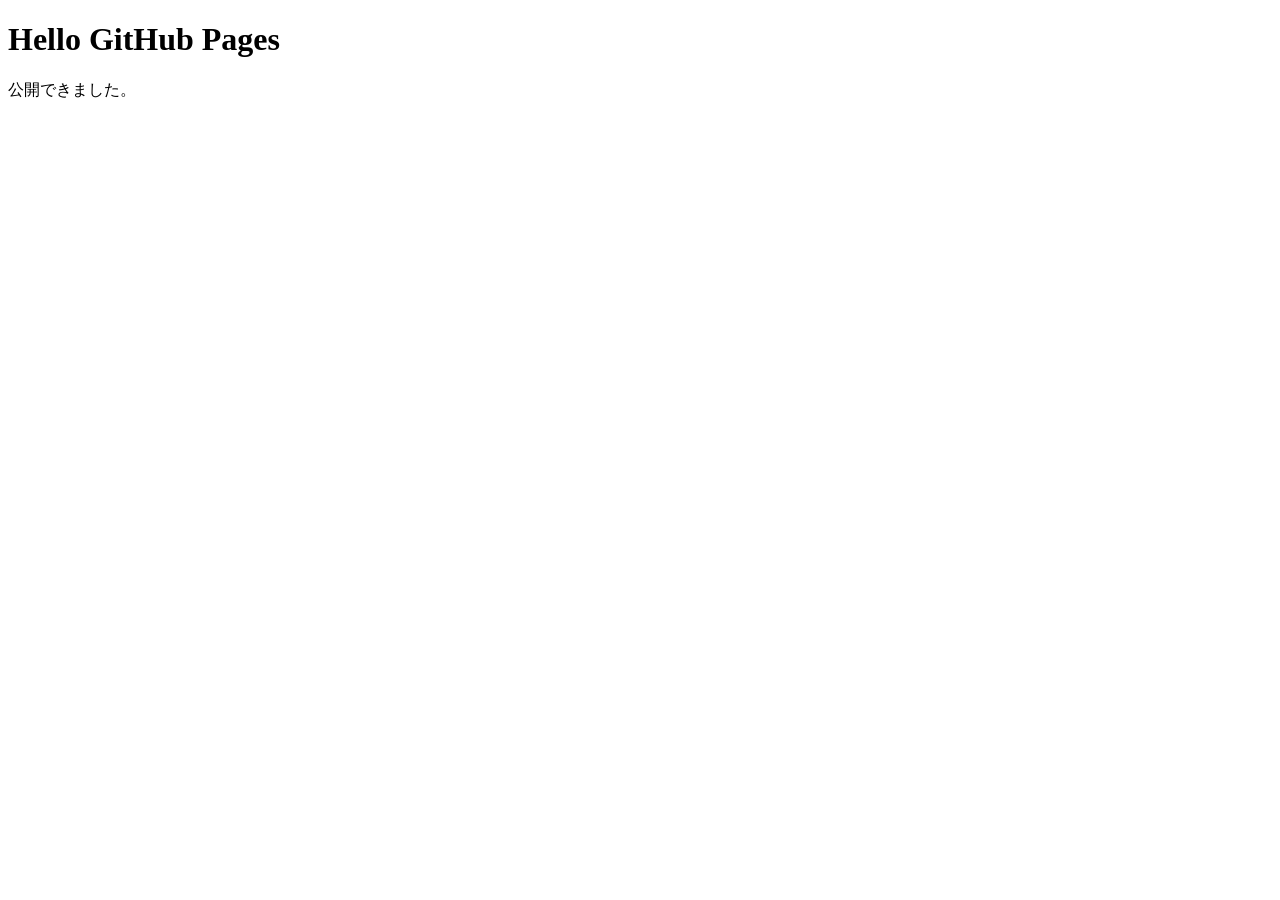
<file: __pycache__/index.html>
<!DOCTYPE html>
<html lang="ja">
<head>
  <meta charset="UTF-8" />
  <meta name="viewport" content="width=device-width, initial-scale=1.0" />
  <title>My Site</title>
</head>
<body>
  <h1>Hello GitHub Pages</h1>
  <p>公開できました。</p>
</body>
</html>
</file>
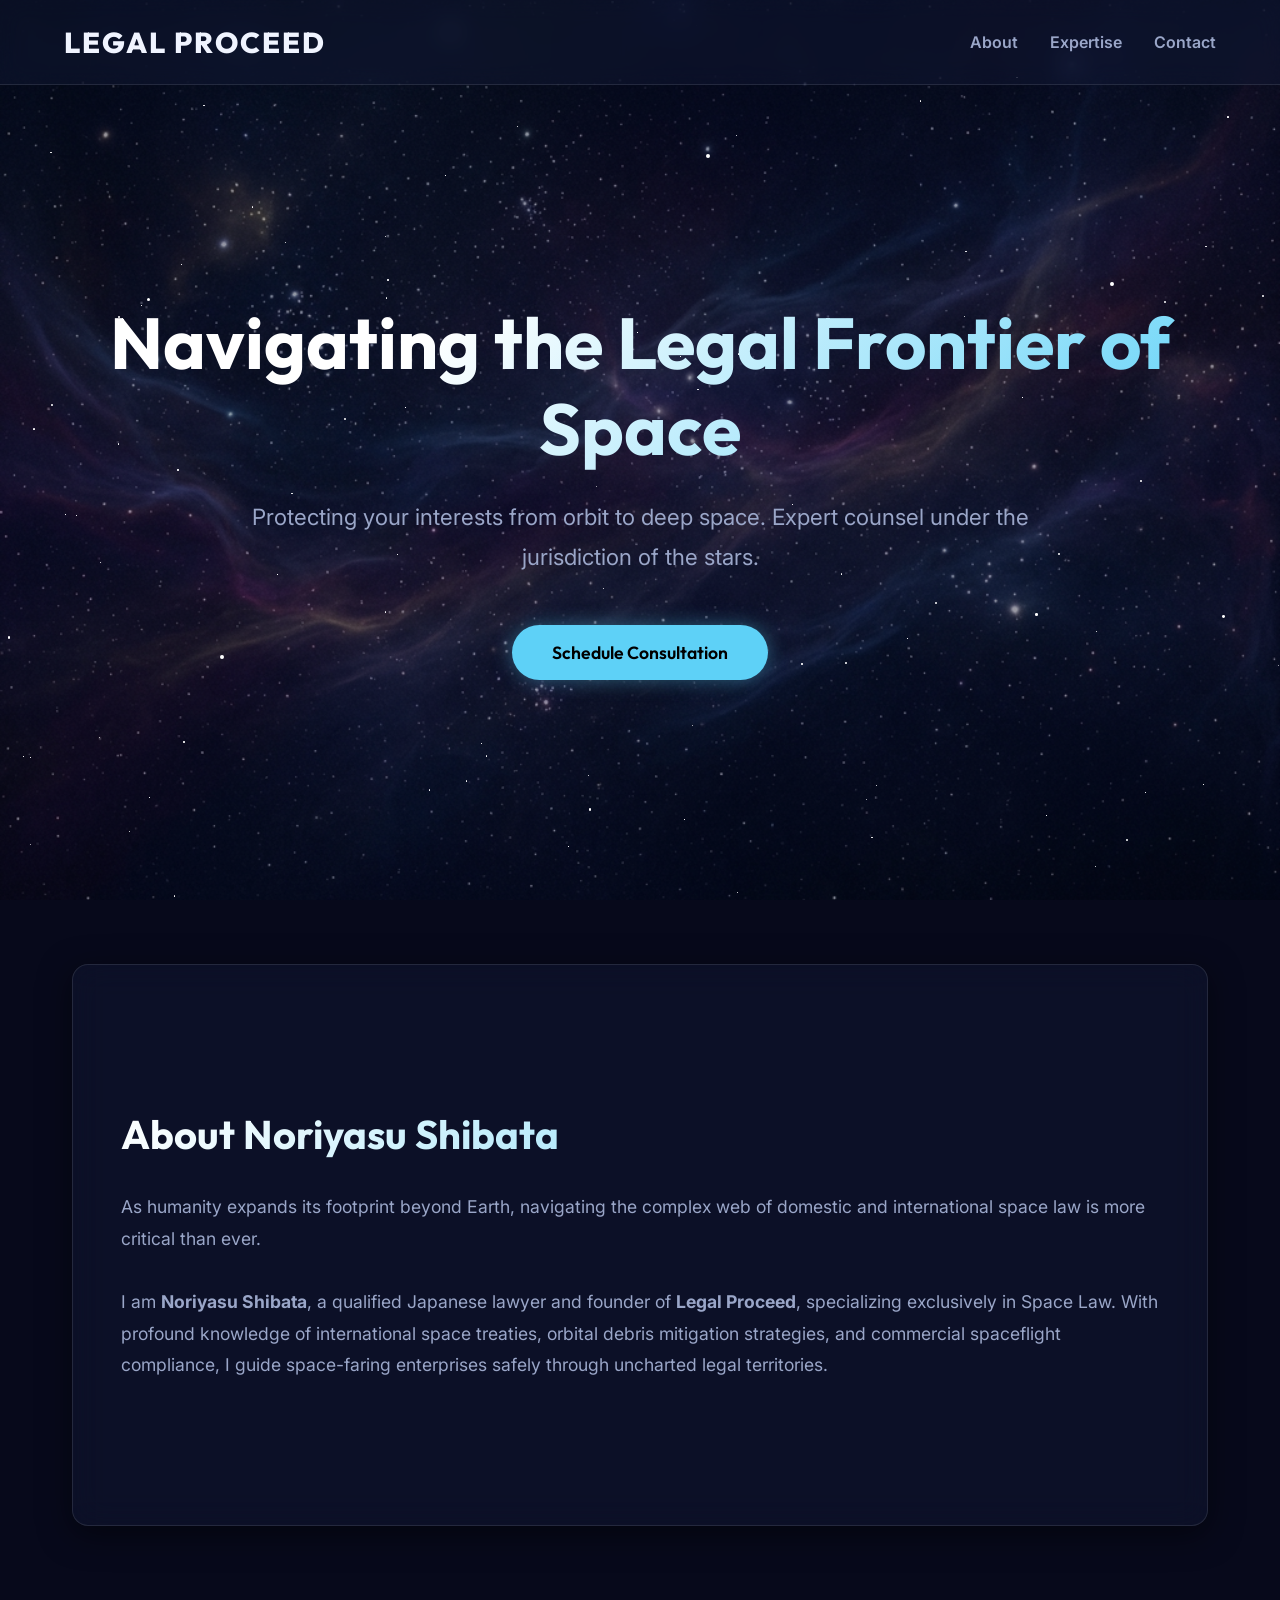
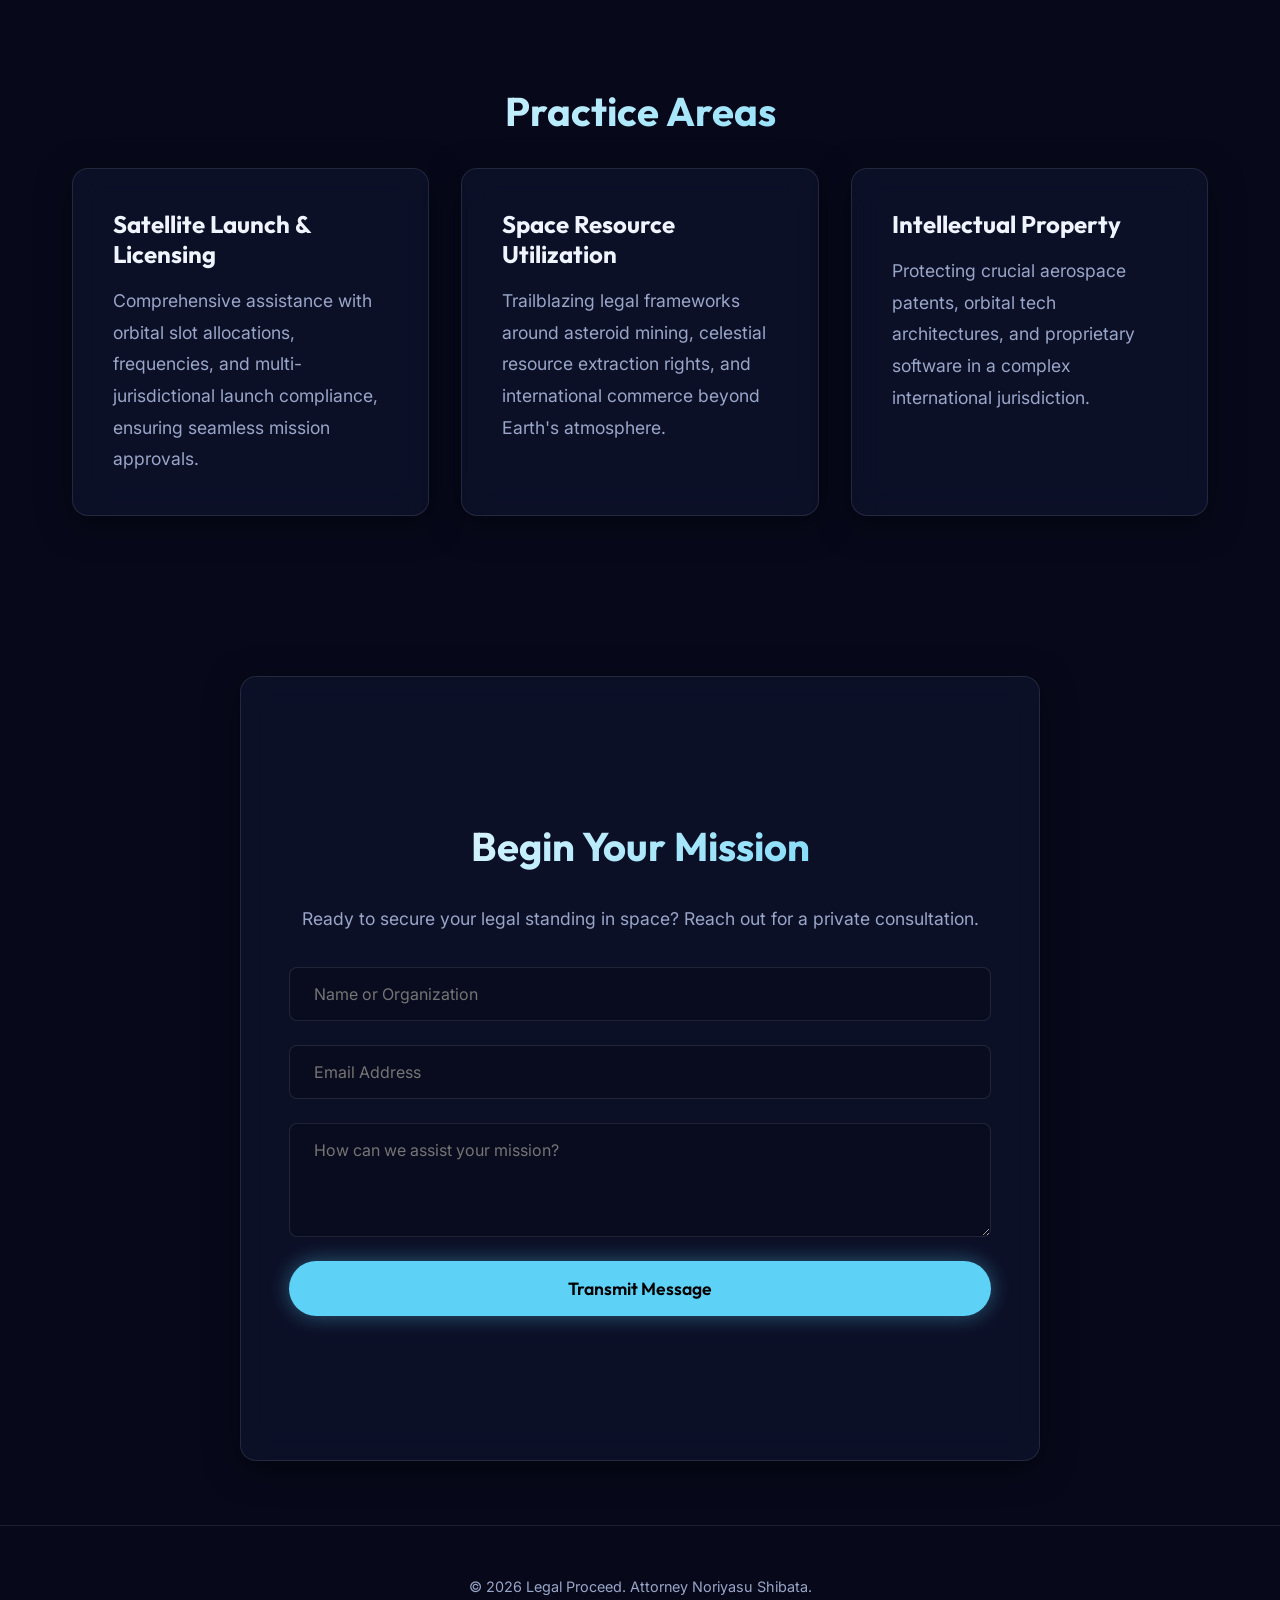
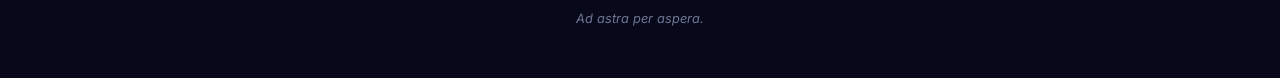
<file: shibata_law_firm/index.html>
<!DOCTYPE html>
<html lang="en">
<head>
    <meta charset="UTF-8">
    <meta name="viewport" content="width=device-width, initial-scale=1.0">
    <title>Legal Proceed | Space Law Firm</title>
    <link rel="preconnect" href="https://fonts.googleapis.com">
    <link rel="preconnect" href="https://fonts.gstatic.com" crossorigin>
    <link href="https://fonts.googleapis.com/css2?family=Inter:wght@300;400;600&family=Outfit:wght@400;600;800&display=swap" rel="stylesheet">
    <link rel="stylesheet" href="css/index.css">
</head>
<body>
    <div class="stars" id="stars-container"></div>
    <!-- Background layer using our generated image -->
    <div class="bg-layer" style="background-image: url('assets/deep_space_bg.png');"></div>

    <nav class="navbar glass">
        <div class="logo">Legal Proceed</div>
        <ul class="nav-links">
            <li><a href="#about">About</a></li>
            <li><a href="#expertise">Expertise</a></li>
            <li><a href="#contact">Contact</a></li>
        </ul>
    </nav>

    <main>
        <section class="hero header-padding">
            <div class="hero-content">
                <h1 class="fade-in-up">Navigating the Legal Frontier of Space</h1>
                <p class="fade-in-up delay-1">Protecting your interests from orbit to deep space. Expert counsel under the jurisdiction of the stars.</p>
                <div class="cta-buttons fade-in-up delay-2">
                    <a href="#contact" class="btn btn-primary">Schedule Consultation</a>
                </div>
            </div>
        </section>

        <section id="about" class="section glass-card fade-in-scroll">
            <div class="section-content">
                <h2>About Noriyasu Shibata</h2>
                <div class="about-grid">
                    <div class="about-text">
                        <p>As humanity expands its footprint beyond Earth, navigating the complex web of domestic and international space law is more critical than ever. <br><br>I am <strong>Noriyasu Shibata</strong>, a qualified Japanese lawyer and founder of <strong>Legal Proceed</strong>, specializing exclusively in Space Law. With profound knowledge of international space treaties, orbital debris mitigation strategies, and commercial spaceflight compliance, I guide space-faring enterprises safely through uncharted legal territories.</p>
                    </div>
                </div>
            </div>
        </section>

        <section id="expertise" class="section">
            <h2 class="center-text fade-in-scroll">Practice Areas</h2>
            <div class="expertise-grid">
                <div class="card glass-card hover-glow fade-in-scroll">
                    <h3>Satellite Launch & Licensing</h3>
                    <p>Comprehensive assistance with orbital slot allocations, frequencies, and multi-jurisdictional launch compliance, ensuring seamless mission approvals.</p>
                </div>
                <div class="card glass-card hover-glow fade-in-scroll delay-1">
                    <h3>Space Resource Utilization</h3>
                    <p>Trailblazing legal frameworks around asteroid mining, celestial resource extraction rights, and international commerce beyond Earth's atmosphere.</p>
                </div>
                <div class="card glass-card hover-glow fade-in-scroll delay-2">
                    <h3>Intellectual Property</h3>
                    <p>Protecting crucial aerospace patents, orbital tech architectures, and proprietary software in a complex international jurisdiction.</p>
                </div>
            </div>
        </section>
        
        <section id="contact" class="section glass-card contact-section fade-in-scroll">
             <div class="section-content center-text">
                <h2>Begin Your Mission</h2>
                <p>Ready to secure your legal standing in space? Reach out for a private consultation.</p>
                <form class="contact-form">
                    <input type="text" placeholder="Name or Organization" required>
                    <input type="email" placeholder="Email Address" required>
                    <textarea rows="4" placeholder="How can we assist your mission?" required></textarea>
                    <button type="submit" class="btn btn-primary">Transmit Message</button>
                </form>
             </div>
        </section>
    </main>

    <footer class="footer">
        <p>&copy; 2026 Legal Proceed. Attorney Noriyasu Shibata.</p>
        <p class="small-text">Ad astra per aspera.</p>
    </footer>

    <script src="js/app.js"></script>
</body>
</html>
</file>
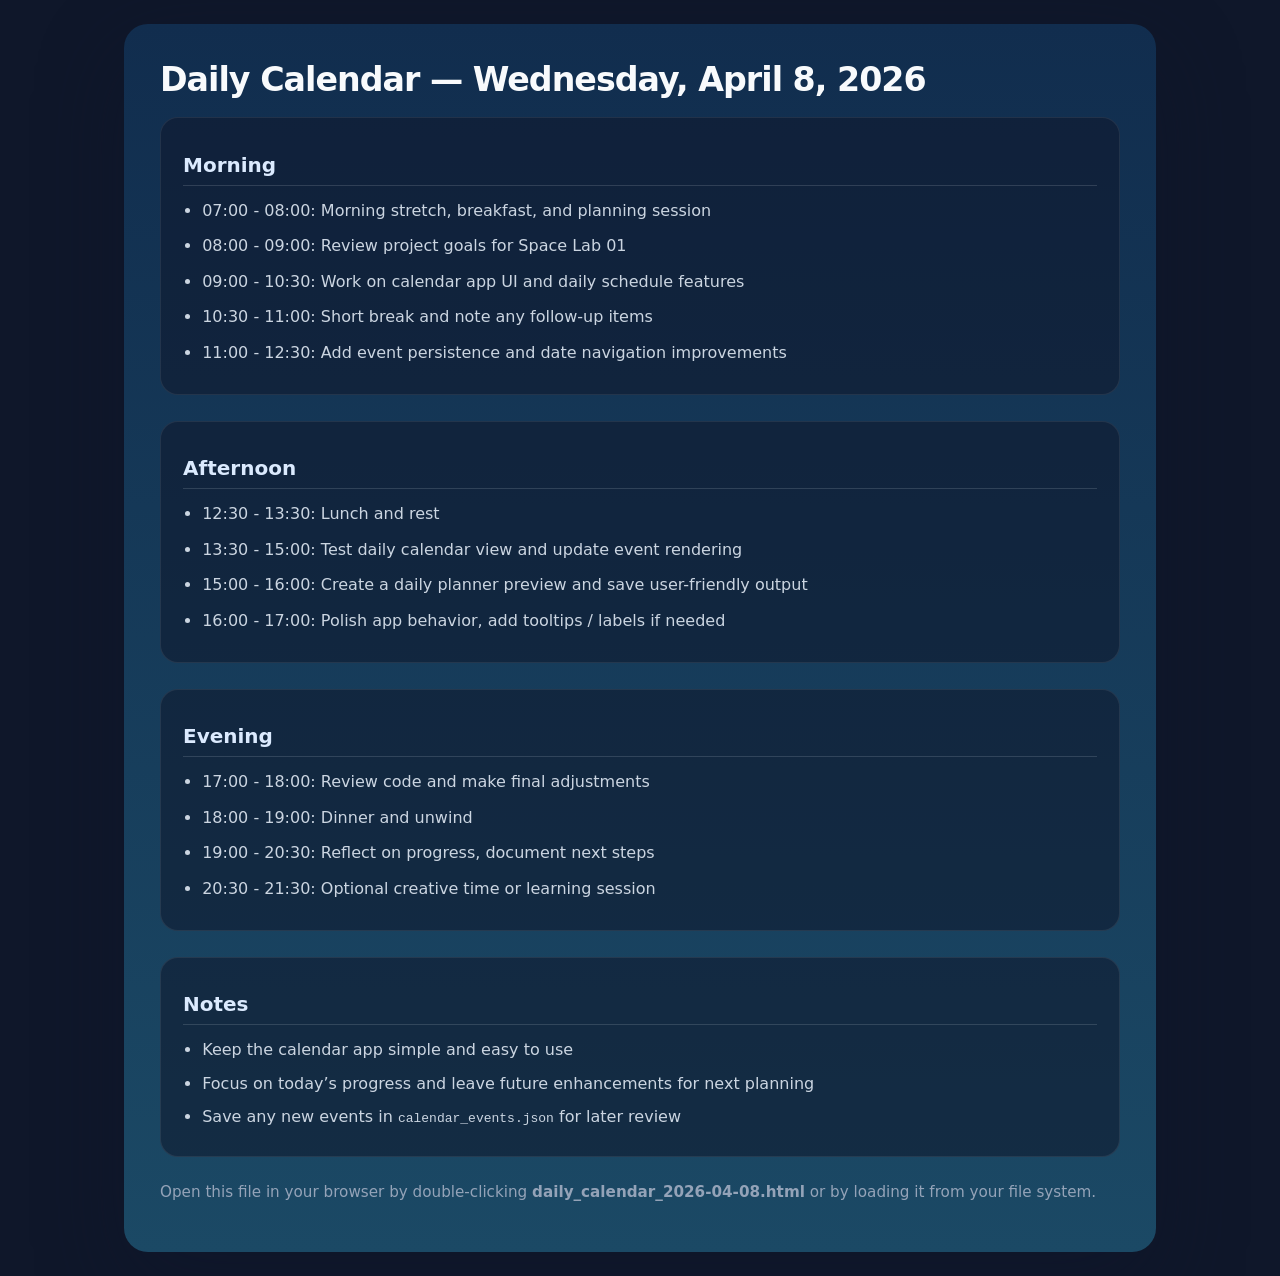
<file: daily_calendar_2026-04-08.html>
<!DOCTYPE html>
<html lang="en">
<head>
  <meta charset="UTF-8" />
  <meta name="viewport" content="width=device-width, initial-scale=1.0" />
  <title>Daily Calendar — April 8, 2026</title>
  <style>
    body {
      margin: 0;
      font-family: Inter, system-ui, -apple-system, BlinkMacSystemFont, "Segoe UI", sans-serif;
      background: #0f172a;
      color: #e2e8f0;
      display: flex;
      justify-content: center;
      padding: 24px;
    }
    .page {
      width: min(960px, 100%);
      background: linear-gradient(180deg, #112d4e 0%, #1b4965 100%);
      border-radius: 24px;
      box-shadow: 0 32px 86px rgba(15, 23, 42, 0.45);
      padding: 36px;
    }
    h1 {
      margin-top: 0;
      margin-bottom: 18px;
      color: #f8fafc;
      font-size: clamp(2rem, 2.6vw, 3rem);
      letter-spacing: -0.03em;
    }
    h2 {
      margin-bottom: 12px;
      color: #dbeafe;
      border-bottom: 1px solid rgba(226, 232, 240, 0.15);
      padding-bottom: 8px;
      font-size: 1.25rem;
    }
    .section {
      margin-bottom: 26px;
      padding: 18px 22px;
      background: rgba(15, 23, 42, 0.55);
      border: 1px solid rgba(255, 255, 255, 0.08);
      border-radius: 18px;
    }
    ul {
      padding-left: 1.2rem;
      margin: 0;
      list-style: disc;
      color: #cbd5e1;
    }
    li {
      margin-bottom: 10px;
      line-height: 1.6;
    }
    .note-item {
      margin-bottom: 8px;
    }
    .footer {
      margin-top: 4px;
      color: #94a3b8;
      font-size: 0.95rem;
    }
  </style>
</head>
<body>
  <article class="page">
    <h1>Daily Calendar — Wednesday, April 8, 2026</h1>

    <section class="section">
      <h2>Morning</h2>
      <ul>
        <li>07:00 - 08:00: Morning stretch, breakfast, and planning session</li>
        <li>08:00 - 09:00: Review project goals for Space Lab 01</li>
        <li>09:00 - 10:30: Work on calendar app UI and daily schedule features</li>
        <li>10:30 - 11:00: Short break and note any follow-up items</li>
        <li>11:00 - 12:30: Add event persistence and date navigation improvements</li>
      </ul>
    </section>

    <section class="section">
      <h2>Afternoon</h2>
      <ul>
        <li>12:30 - 13:30: Lunch and rest</li>
        <li>13:30 - 15:00: Test daily calendar view and update event rendering</li>
        <li>15:00 - 16:00: Create a daily planner preview and save user-friendly output</li>
        <li>16:00 - 17:00: Polish app behavior, add tooltips / labels if needed</li>
      </ul>
    </section>

    <section class="section">
      <h2>Evening</h2>
      <ul>
        <li>17:00 - 18:00: Review code and make final adjustments</li>
        <li>18:00 - 19:00: Dinner and unwind</li>
        <li>19:00 - 20:30: Reflect on progress, document next steps</li>
        <li>20:30 - 21:30: Optional creative time or learning session</li>
      </ul>
    </section>

    <section class="section">
      <h2>Notes</h2>
      <ul>
        <li class="note-item">Keep the calendar app simple and easy to use</li>
        <li class="note-item">Focus on today’s progress and leave future enhancements for next planning</li>
        <li class="note-item">Save any new events in <code>calendar_events.json</code> for later review</li>
      </ul>
    </section>

    <p class="footer">Open this file in your browser by double-clicking <strong>daily_calendar_2026-04-08.html</strong> or by loading it from your file system.</p>
  </article>
</body>
</html>
</file>
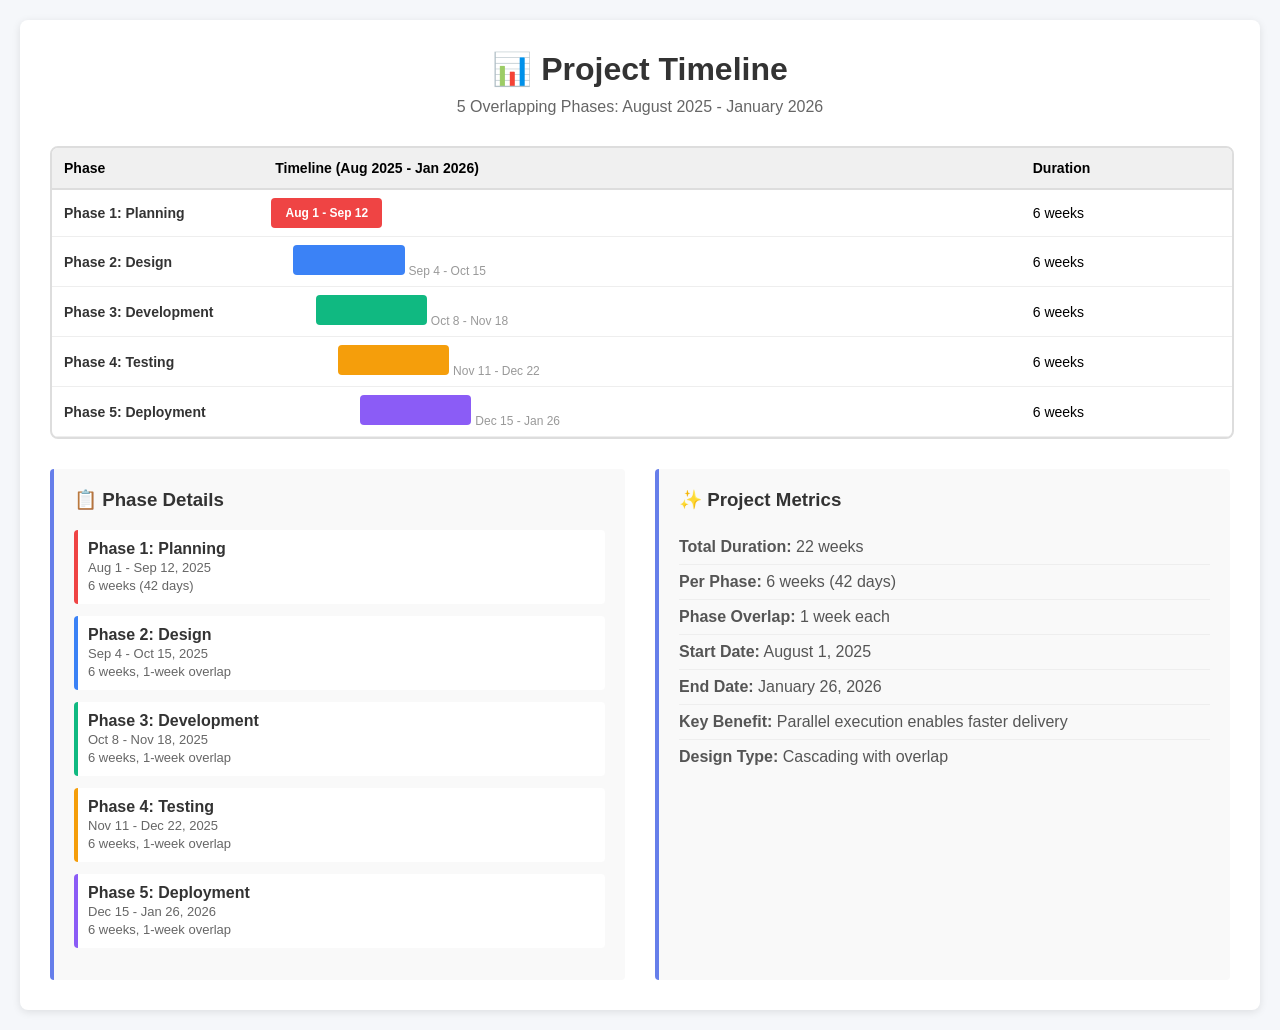
<file: gantt_diagram.html>
<!DOCTYPE html>
<html lang="en">
<head>
  <meta charset="UTF-8">
  <meta name="viewport" content="width=device-width, initial-scale=1.0">
  <title>Project Timeline - Gantt Diagram</title>
  <style>
    body {
      font-family: Arial, sans-serif;
      background: #f5f7fa;
      margin: 0;
      padding: 20px;
    }
    .container {
      max-width: 1200px;
      margin: 0 auto;
      background: white;
      border-radius: 8px;
      padding: 30px;
      box-shadow: 0 2px 8px rgba(0,0,0,0.1);
    }
    h1 {
      text-align: center;
      color: #333;
      margin: 0 0 10px 0;
    }
    .subtitle {
      text-align: center;
      color: #666;
      margin: 0 0 30px 0;
    }
    .gantt-chart {
      width: 100%;
      overflow-x: auto;
      border: 2px solid #ddd;
      border-radius: 8px;
      margin-bottom: 30px;
      background: white;
    }
    .gantt-table {
      width: 100%;
      border-collapse: collapse;
      font-size: 14px;
    }
    .gantt-table th {
      background: #f0f0f0;
      padding: 12px;
      text-align: left;
      border-bottom: 2px solid #ddd;
      font-weight: bold;
    }
    .gantt-table td {
      padding: 12px;
      border-bottom: 1px solid #eee;
    }
    .phase-name {
      width: 150px;
      font-weight: bold;
      color: #333;
    }
    .gantt-bar {
      height: 30px;
      display: inline-block;
      border-radius: 4px;
      line-height: 30px;
      color: white;
      text-align: center;
      font-size: 12px;
      font-weight: bold;
    }
    .phase1 { background: #ef4444; }
    .phase2 { background: #3b82f6; }
    .phase3 { background: #10b981; }
    .phase4 { background: #f59e0b; }
    .phase5 { background: #8b5cf6; }
    
    .info-section {
      display: grid;
      grid-template-columns: 1fr 1fr;
      gap: 30px;
    }
    .info-box {
      padding: 20px;
      background: #f9f9f9;
      border-left: 4px solid #667eea;
      border-radius: 4px;
    }
    .info-box h3 {
      margin-top: 0;
      color: #333;
    }
    .phase-detail {
      margin-bottom: 12px;
      padding: 10px;
      background: white;
      border-radius: 4px;
      border-left: 4px solid;
    }
    .phase-detail.p1 { border-left-color: #ef4444; }
    .phase-detail.p2 { border-left-color: #3b82f6; }
    .phase-detail.p3 { border-left-color: #10b981; }
    .phase-detail.p4 { border-left-color: #f59e0b; }
    .phase-detail.p5 { border-left-color: #8b5cf6; }
    
    .phase-detail strong {
      display: block;
      color: #333;
    }
    .phase-detail span {
      color: #666;
      font-size: 13px;
    }
    .metrics-list {
      list-style: none;
      padding: 0;
      margin: 0;
    }
    .metrics-list li {
      padding: 8px 0;
      border-bottom: 1px solid #eee;
      color: #555;
    }
    .metrics-list li:last-child {
      border-bottom: none;
    }
    
    @media (max-width: 768px) {
      .info-section {
        grid-template-columns: 1fr;
      }
      .container {
        padding: 15px;
      }
    }
  </style>
</head>
<body>
  <div class="container">
    <h1>📊 Project Timeline</h1>
    <p class="subtitle">5 Overlapping Phases: August 2025 - January 2026</p>
    
    <div class="gantt-chart">
      <table class="gantt-table">
        <thead>
          <tr>
            <th style="width: 150px;">Phase</th>
            <th style="width: 600px;">Timeline (Aug 2025 - Jan 2026)</th>
            <th style="width: 150px;">Duration</th>
          </tr>
        </thead>
        <tbody>
          <tr>
            <td class="phase-name">Phase 1: Planning</td>
            <td style="padding: 8px;">
              <div class="gantt-bar phase1" style="width: 15%;">Aug 1 - Sep 12</div>
            </td>
            <td>6 weeks</td>
          </tr>
          <tr>
            <td class="phase-name">Phase 2: Design</td>
            <td style="padding: 8px;">
              <div class="gantt-bar phase2" style="width: 15%; margin-left: 3%;"></div>
              <span style="color: #999; font-size: 12px;">Sep 4 - Oct 15</span>
            </td>
            <td>6 weeks</td>
          </tr>
          <tr>
            <td class="phase-name">Phase 3: Development</td>
            <td style="padding: 8px;">
              <div class="gantt-bar phase3" style="width: 15%; margin-left: 6%;"></div>
              <span style="color: #999; font-size: 12px;">Oct 8 - Nov 18</span>
            </td>
            <td>6 weeks</td>
          </tr>
          <tr>
            <td class="phase-name">Phase 4: Testing</td>
            <td style="padding: 8px;">
              <div class="gantt-bar phase4" style="width: 15%; margin-left: 9%;"></div>
              <span style="color: #999; font-size: 12px;">Nov 11 - Dec 22</span>
            </td>
            <td>6 weeks</td>
          </tr>
          <tr>
            <td class="phase-name">Phase 5: Deployment</td>
            <td style="padding: 8px;">
              <div class="gantt-bar phase5" style="width: 15%; margin-left: 12%;"></div>
              <span style="color: #999; font-size: 12px;">Dec 15 - Jan 26</span>
            </td>
            <td>6 weeks</td>
          </tr>
        </tbody>
      </table>
    </div>

    <div class="info-section">
      <div class="info-box">
        <h3>📋 Phase Details</h3>
        <div class="phase-detail p1">
          <strong>Phase 1: Planning</strong>
          <span>Aug 1 - Sep 12, 2025<br>6 weeks (42 days)</span>
        </div>
        <div class="phase-detail p2">
          <strong>Phase 2: Design</strong>
          <span>Sep 4 - Oct 15, 2025<br>6 weeks, 1-week overlap</span>
        </div>
        <div class="phase-detail p3">
          <strong>Phase 3: Development</strong>
          <span>Oct 8 - Nov 18, 2025<br>6 weeks, 1-week overlap</span>
        </div>
        <div class="phase-detail p4">
          <strong>Phase 4: Testing</strong>
          <span>Nov 11 - Dec 22, 2025<br>6 weeks, 1-week overlap</span>
        </div>
        <div class="phase-detail p5">
          <strong>Phase 5: Deployment</strong>
          <span>Dec 15 - Jan 26, 2026<br>6 weeks, 1-week overlap</span>
        </div>
      </div>

      <div class="info-box">
        <h3>✨ Project Metrics</h3>
        <ul class="metrics-list">
          <li><strong>Total Duration:</strong> 22 weeks</li>
          <li><strong>Per Phase:</strong> 6 weeks (42 days)</li>
          <li><strong>Phase Overlap:</strong> 1 week each</li>
          <li><strong>Start Date:</strong> August 1, 2025</li>
          <li><strong>End Date:</strong> January 26, 2026</li>
          <li><strong>Key Benefit:</strong> Parallel execution enables faster delivery</li>
          <li><strong>Design Type:</strong> Cascading with overlap</li>
        </ul>
      </div>
    </div>
  </div>
</body>
</html>
</file>
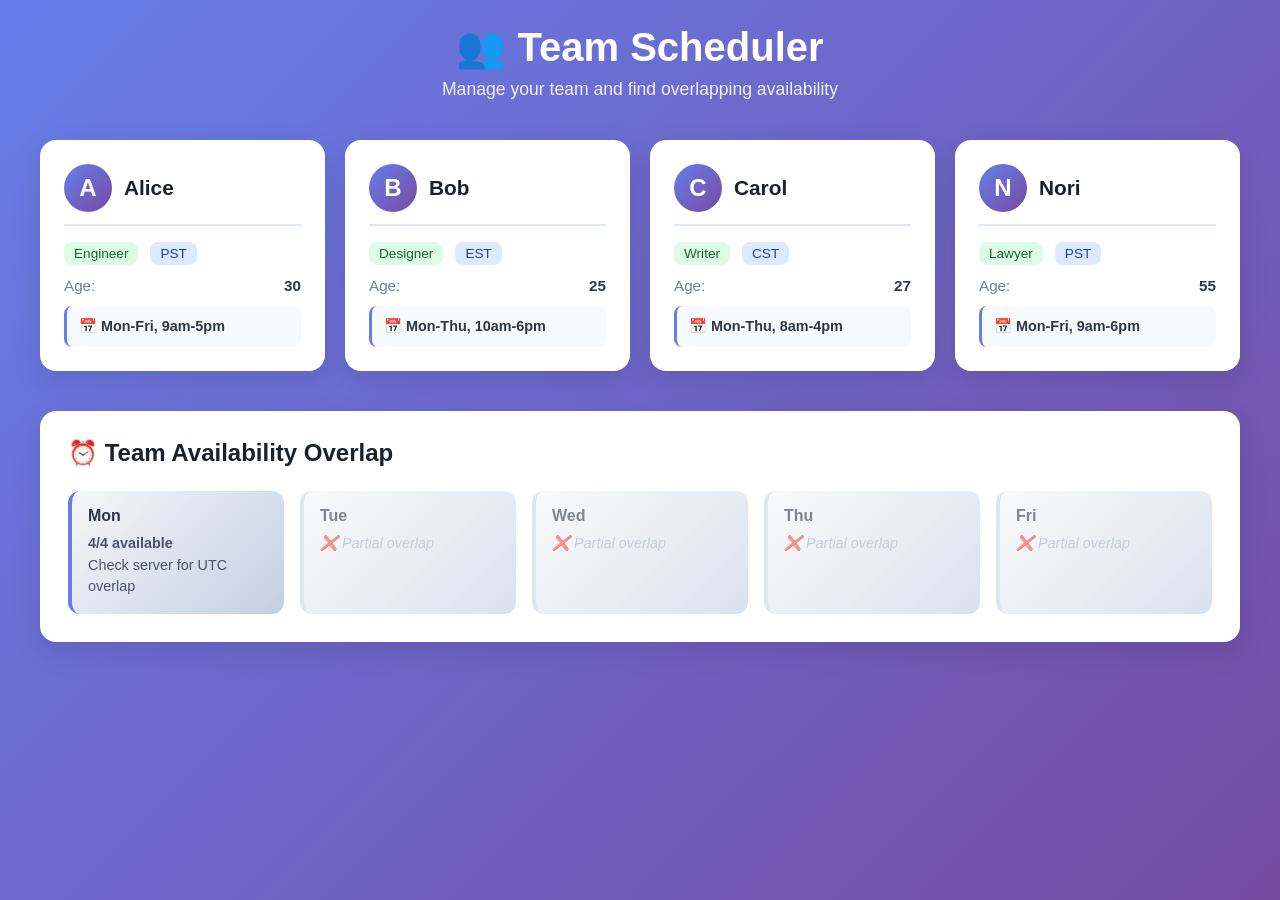
<file: team_interface.html>
<!DOCTYPE html>
<html lang="en">
<head>
  <meta charset="UTF-8" />
  <meta name="viewport" content="width=device-width, initial-scale=1.0" />
  <title>Team Scheduler & Manager</title>
  <style>
    * {
      margin: 0;
      padding: 0;
      box-sizing: border-box;
    }

    body {
      font-family: -apple-system, BlinkMacSystemFont, "Segoe UI", Roboto, sans-serif;
      background: linear-gradient(135deg, #667eea 0%, #764ba2 100%);
      min-height: 100vh;
      padding: 24px;
      color: #333;
    }

    .container {
      max-width: 1200px;
      margin: 0 auto;
    }

    header {
      text-align: center;
      color: white;
      margin-bottom: 40px;
    }

    h1 {
      font-size: 2.5rem;
      margin-bottom: 8px;
    }

    .subtitle {
      font-size: 1.1rem;
      opacity: 0.9;
    }

    .grid {
      display: grid;
      grid-template-columns: repeat(auto-fit, minmax(280px, 1fr));
      gap: 20px;
      margin-bottom: 40px;
    }

    .card {
      background: white;
      border-radius: 16px;
      padding: 24px;
      box-shadow: 0 10px 30px rgba(0, 0, 0, 0.1);
      transition: transform 0.2s, box-shadow 0.2s;
    }

    .card:hover {
      transform: translateY(-4px);
      box-shadow: 0 15px 40px rgba(0, 0, 0, 0.15);
    }

    .card-header {
      display: flex;
      align-items: center;
      margin-bottom: 16px;
      padding-bottom: 12px;
      border-bottom: 2px solid #e0e7ff;
    }

    .avatar {
      display: flex;
      align-items: center;
      justify-content: center;
      width: 48px;
      height: 48px;
      border-radius: 50%;
      background: linear-gradient(135deg, #667eea 0%, #764ba2 100%);
      color: white;
      font-weight: bold;
      font-size: 1.5rem;
      margin-right: 12px;
    }

    .card-title {
      font-size: 1.3rem;
      font-weight: 600;
      color: #1a202c;
    }

    .card-meta {
      display: flex;
      gap: 12px;
      margin-bottom: 12px;
      flex-wrap: wrap;
    }

    .badge {
      display: inline-block;
      padding: 4px 10px;
      background: #e0e7ff;
      color: #667eea;
      border-radius: 8px;
      font-size: 0.85rem;
      font-weight: 500;
    }

    .badge.timezone {
      background: #dbeafe;
      color: #1e40af;
    }

    .badge.occupation {
      background: #dcfce7;
      color: #166534;
    }

    .info-row {
      display: flex;
      justify-content: space-between;
      margin-bottom: 8px;
      font-size: 0.95rem;
    }

    .info-label {
      color: #718096;
      font-weight: 500;
    }

    .info-value {
      color: #2d3748;
      font-weight: 600;
    }

    .availability {
      background: #f7fafc;
      padding: 12px;
      border-radius: 8px;
      font-size: 0.9rem;
      color: #2d3748;
      margin-top: 12px;
      border-left: 3px solid #667eea;
    }

    .overlap-section {
      background: white;
      border-radius: 16px;
      padding: 28px;
      box-shadow: 0 10px 30px rgba(0, 0, 0, 0.1);
    }

    .overlap-title {
      font-size: 1.5rem;
      font-weight: 600;
      margin-bottom: 24px;
      color: #1a202c;
      display: flex;
      align-items: center;
      gap: 8px;
    }

    .overlap-grid {
      display: grid;
      grid-template-columns: repeat(auto-fit, minmax(200px, 1fr));
      gap: 16px;
    }

    .day-box {
      background: linear-gradient(135deg, #f5f7fa 0%, #c3cfe2 100%);
      padding: 16px;
      border-radius: 12px;
      border-left: 4px solid #667eea;
    }

    .day-box.no-overlap {
      opacity: 0.6;
      border-left-color: #cbd5e1;
    }

    .day-name {
      font-weight: 600;
      color: #2d3748;
      margin-bottom: 8px;
      font-size: 1rem;
    }

    .overlap-time {
      font-size: 0.9rem;
      color: #4a5568;
      line-height: 1.5;
    }

    .no-overlap-msg {
      color: #a0aec0;
      font-style: italic;
    }

    @media (max-width: 768px) {
      h1 {
        font-size: 1.8rem;
      }

      .grid {
        grid-template-columns: 1fr;
      }

      .overlap-grid {
        grid-template-columns: 1fr;
      }
    }
  </style>
</head>
<body>
  <div class="container">
    <header>
      <h1>👥 Team Scheduler</h1>
      <p class="subtitle">Manage your team and find overlapping availability</p>
    </header>

    <!-- Team Members Grid -->
    <div class="grid" id="teamGrid"></div>

    <!-- Overlap Section -->
    <div class="overlap-section">
      <div class="overlap-title">⏰ Team Availability Overlap</div>
      <div class="overlap-grid" id="overlapGrid"></div>
    </div>
  </div>

  <script>
    const teamData = [
      {
        name: "Alice",
        age: 30,
        occupation: "Engineer",
        timezone: "PST",
        availability: "Mon-Fri, 9am-5pm",
      },
      {
        name: "Bob",
        age: 25,
        occupation: "Designer",
        timezone: "EST",
        availability: "Mon-Thu, 10am-6pm",
      },
      {
        name: "Carol",
        age: 27,
        occupation: "Writer",
        timezone: "CST",
        availability: "Mon-Thu, 8am-4pm",
      },
      {
        name: "Nori",
        age: 55,
        occupation: "Lawyer",
        timezone: "PST",
        availability: "Mon-Fri, 9am-6pm",
      },
    ];

    // Render team members
    function renderTeam() {
      const grid = document.getElementById("teamGrid");
      grid.innerHTML = teamData
        .map((member) => {
          const initials = member.name
            .split(" ")
            .map((n) => n[0])
            .join("");
          return `
        <div class="card">
          <div class="card-header">
            <div class="avatar">${initials}</div>
            <div class="card-title">${member.name}</div>
          </div>
          <div class="card-meta">
            <span class="badge occupation">${member.occupation}</span>
            <span class="badge timezone">${member.timezone}</span>
          </div>
          <div class="info-row">
            <span class="info-label">Age:</span>
            <span class="info-value">${member.age}</span>
          </div>
          <div class="availability">
            <strong>📅 ${member.availability}</strong>
          </div>
        </div>
      `;
        })
        .join("");
    }

    // Render overlap (simplified for frontend)
    function renderOverlap() {
      const grid = document.getElementById("overlapGrid");
      const days = ["Mon", "Tue", "Wed", "Thu", "Fri"];

      grid.innerHTML = days
        .map((day) => {
          // Simplified: show if most team members are available
          const available = teamData.filter((m) =>
            m.availability.includes(day)
          );
          const allAvailable = available.length === teamData.length;

          return `
        <div class="day-box ${!allAvailable ? "no-overlap" : ""}">
          <div class="day-name">${day}</div>
          <div class="overlap-time">
            ${
              allAvailable
                ? `<strong>${available.length}/${teamData.length} available</strong><br/>Check server for UTC overlap`
                : `<span class="no-overlap-msg">❌ Partial overlap</span>`
            }
          </div>
        </div>
      `;
        })
        .join("");
    }

    // Initialize
    renderTeam();
    renderOverlap();
  </script>
</body>
</html>
</file>
<file: shibata_law_firm/css/index.css>
:root {
    --bg-dark: #07091B;
    --text-primary: #F0F4FF;
    --text-secondary: #9AA6C8;
    --accent: #5ED1F7;
    --accent-hover: #1FA9DF;
    --glass-bg: rgba(22, 28, 59, 0.4);
    --glass-border: rgba(255, 255, 255, 0.1);
    --glass-shadow: 0 8px 32px 0 rgba(0, 0, 0, 0.5);
}

* {
    margin: 0;
    padding: 0;
    box-sizing: border-box;
}

html {
    scroll-behavior: smooth;
    font-family: 'Inter', sans-serif;
    color: var(--text-primary);
    background-color: var(--bg-dark);
}

body {
    position: relative;
    overflow-x: hidden;
}

h1, h2, h3, .logo {
    font-family: 'Outfit', sans-serif;
}

/* Background layers */
.bg-layer {
    position: fixed;
    top: 0;
    left: 0;
    width: 100vw;
    height: 100vh;
    background-size: cover;
    background-position: center;
    background-repeat: no-repeat;
    opacity: 0.6;
    z-index: -2;
}

.stars {
    position: fixed;
    top: 0;
    left: 0;
    width: 100vw;
    height: 100vh;
    z-index: -1;
    pointer-events: none;
}

.star {
    position: absolute;
    background: white;
    border-radius: 50%;
    animation: twinkle linear infinite;
}

@keyframes twinkle {
    0%, 100% { opacity: 0.2; }
    50% { opacity: 1; box-shadow: 0 0 10px white; }
}

/* Glassmorphism */
.glass {
    background: var(--glass-bg);
    backdrop-filter: blur(12px);
    -webkit-backdrop-filter: blur(12px);
    border-bottom: 1px solid var(--glass-border);
}

.glass-card {
    background: var(--glass-bg);
    backdrop-filter: blur(16px);
    -webkit-backdrop-filter: blur(16px);
    border: 1px solid var(--glass-border);
    border-radius: 16px;
    box-shadow: var(--glass-shadow);
}

/* Navigation */
.navbar {
    display: flex;
    justify-content: space-between;
    align-items: center;
    padding: 1.5rem 5%;
    position: fixed;
    width: 100%;
    top: 0;
    z-index: 1000;
}

.logo {
    font-size: 1.8rem;
    font-weight: 800;
    letter-spacing: 2px;
    color: var(--text-primary);
    text-transform: uppercase;
}

.nav-links {
    display: flex;
    list-style: none;
    gap: 2rem;
}

.nav-links a {
    color: var(--text-secondary);
    text-decoration: none;
    font-weight: 600;
    font-size: 1rem;
    transition: color 0.3s ease;
}

.nav-links a:hover {
    color: var(--accent);
}

/* Layout */
main {
    max-width: 1200px;
    margin: 0 auto;
    padding: 0 2rem;
}

.section {
    padding: 6rem 0;
    margin: 4rem 0;
}

.section-content {
    padding: 3rem;
}

h2 {
    font-size: 2.5rem;
    margin-bottom: 2rem;
    background: linear-gradient(135deg, #fff, var(--accent));
    -webkit-background-clip: text;
    -webkit-text-fill-color: transparent;
}

p {
    font-size: 1.1rem;
    line-height: 1.8;
    color: var(--text-secondary);
}

/* Hero Section */
.hero {
    min-height: 100vh;
    display: flex;
    align-items: center;
    justify-content: center;
    text-align: center;
    padding-top: 80px; /* navbar offset */
}

.hero-content h1 {
    font-size: 4.5rem;
    line-height: 1.2;
    margin-bottom: 1.5rem;
    background: linear-gradient(135deg, #FFF 30%, var(--accent) 100%);
    -webkit-background-clip: text;
    -webkit-text-fill-color: transparent;
}

.hero-content p {
    font-size: 1.4rem;
    max-width: 800px;
    margin: 0 auto 3rem auto;
}

/* Buttons */
.btn {
    display: inline-block;
    padding: 1rem 2.5rem;
    border-radius: 50px;
    text-decoration: none;
    font-weight: 600;
    font-family: 'Outfit', sans-serif;
    transition: all 0.3s ease;
    cursor: pointer;
    border: none;
    font-size: 1.1rem;
}

.btn-primary {
    background: var(--accent);
    color: #000;
    box-shadow: 0 0 20px rgba(94, 209, 247, 0.4);
}

.btn-primary:hover {
    background: var(--accent-hover);
    box-shadow: 0 0 30px rgba(94, 209, 247, 0.7);
    transform: translateY(-2px);
}

/* Practice Areas Grid */
.expertise-grid {
    display: grid;
    grid-template-columns: repeat(auto-fit, minmax(300px, 1fr));
    gap: 2rem;
}

.card {
    padding: 2.5rem;
    transition: transform 0.4s ease, border-color 0.4s ease;
}

.card h3 {
    font-size: 1.5rem;
    margin-bottom: 1rem;
    color: var(--text-primary);
}

.hover-glow:hover {
    transform: translateY(-5px);
    border-color: var(--accent);
    box-shadow: 0 10px 40px rgba(94, 209, 247, 0.15);
}

/* Contact Form */
.contact-section {
    max-width: 800px;
    margin-left: auto;
    margin-right: auto;
}

.contact-form {
    display: flex;
    flex-direction: column;
    gap: 1.5rem;
    margin-top: 2rem;
}

.contact-form input, .contact-form textarea {
    width: 100%;
    padding: 1rem 1.5rem;
    background: rgba(0,0,0,0.2);
    border: 1px solid var(--glass-border);
    border-radius: 8px;
    color: #fff;
    font-family: inherit;
    font-size: 1rem;
    transition: border-color 0.3s ease;
}

.contact-form input:focus, .contact-form textarea:focus {
    outline: none;
    border-color: var(--accent);
    background: rgba(0,0,0,0.4);
}

/* Footer */
.footer {
    text-align: center;
    padding: 3rem 0;
    border-top: 1px solid var(--glass-border);
    margin-top: 4rem;
}

.footer p {
    font-size: 0.9rem;
}

.small-text {
    font-size: 0.8rem !important;
    margin-top: 0.5rem;
    opacity: 0.7;
    font-style: italic;
}

/* Animations & Utilities */
.center-text { text-align: center; }

.fade-in-up {
    opacity: 0;
    transform: translateY(30px);
    animation: fadeInUp 1s forwards ease-out;
}

.delay-1 { animation-delay: 0.2s; }
.delay-2 { animation-delay: 0.4s; }

@keyframes fadeInUp {
    to {
        opacity: 1;
        transform: translateY(0);
    }
}

.fade-in-scroll {
    opacity: 0;
    transform: translateY(40px);
    transition: opacity 0.8s ease-out, transform 0.8s ease-out;
}

.fade-in-scroll.visible {
    opacity: 1;
    transform: translateY(0);
}

/* Responsive */
@media (max-width: 768px) {
    .hero-content h1 { font-size: 3rem; }
    .nav-links { display: none; /* Can add hamburger menu later */ }
    .section-content { padding: 1.5rem; }
}
</file>
